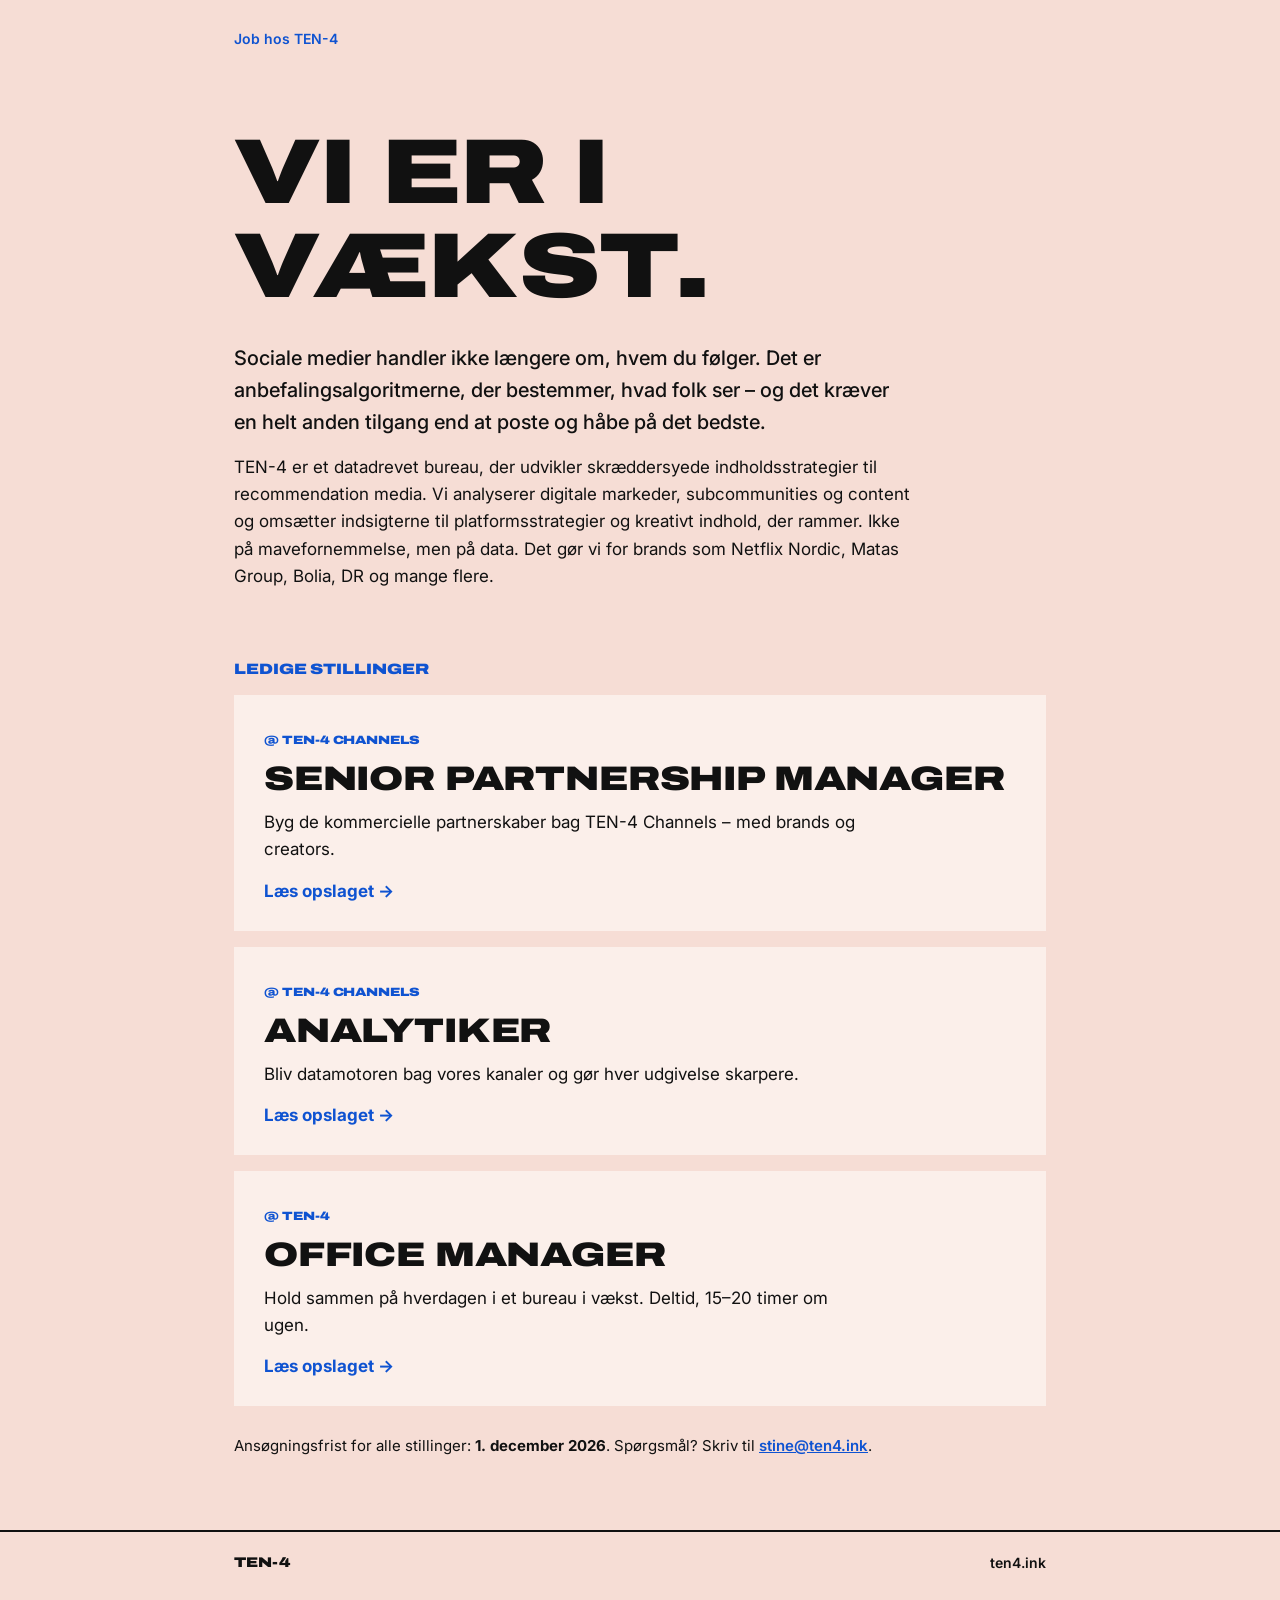
<file: index.html>
<!doctype html>
<html lang="da">
<head>
<meta charset="utf-8">
<meta name="viewport" content="width=device-width, initial-scale=1">
<title>Job hos TEN-4</title>
<meta name="description" content="TEN-4 er i vækst. Se vores ledige stillinger.">
<meta property="og:title" content="Job hos TEN-4">
<meta property="og:description" content="TEN-4 er i vækst. Se vores ledige stillinger.">
<meta property="og:type" content="website">
<link rel="icon" href="assets/favicon.ico" sizes="any">
<link rel="icon" type="image/png" href="assets/favicon-64.png">
<link rel="apple-touch-icon" href="assets/apple-touch-icon.png">
<link rel="preconnect" href="https://fonts.googleapis.com">
<link rel="preconnect" href="https://fonts.gstatic.com" crossorigin>
<link href="https://fonts.googleapis.com/css2?family=Archivo:wdth,wght@125,800;125,900&family=Inter:wght@400;500;600;700&display=swap" rel="stylesheet">
<link rel="stylesheet" href="assets/style.css">
</head>
<body>
<header class="top"><div class="wrap">
  <span class="back">Job hos TEN-4</span>
</div></header>
<main class="wrap">
  <section class="hero">
    <h1 class="wide">Vi er i vækst.</h1>
    <p class="lead">Sociale medier handler ikke længere om, hvem du følger. Det er anbefalingsalgoritmerne, der bestemmer, hvad folk ser – og det kræver en helt anden tilgang end at poste og håbe på det bedste.</p>
    <p>TEN-4 er et datadrevet bureau, der udvikler skræddersyede indholdsstrategier til recommendation media. Vi analyserer digitale markeder, subcommunities og content og omsætter indsigterne til platformsstrategier og kreativt indhold, der rammer. Ikke på mavefornemmelse, men på data. Det gør vi for brands som Netflix Nordic, Matas Group, Bolia, DR og mange flere.</p>
  </section>
  <h2 class="wide">Ledige stillinger</h2>
  <div class="cards">
    <a class="card" href="senior-partnership-manager/">
      <span class="tag wide">@ TEN-4 CHANNELS</span>
      <h3 class="wide">SENIOR PARTNERSHIP MANAGER</h3>
      <p>Byg de kommercielle partnerskaber bag TEN-4 Channels – med brands og creators.</p>
      <span class="more">Læs opslaget →</span>
    </a>
<a class="card" href="analytiker/">
      <span class="tag wide">@ TEN-4 CHANNELS</span>
      <h3 class="wide">ANALYTIKER</h3>
      <p>Bliv datamotoren bag vores kanaler og gør hver udgivelse skarpere.</p>
      <span class="more">Læs opslaget →</span>
    </a>
<a class="card" href="office-manager/">
      <span class="tag wide">@ TEN-4</span>
      <h3 class="wide">OFFICE MANAGER</h3>
      <p>Hold sammen på hverdagen i et bureau i vækst. Deltid, 15–20 timer om ugen.</p>
      <span class="more">Læs opslaget →</span>
    </a>
  </div>
  <p class="note">Ansøgningsfrist for alle stillinger: <b>1. december 2026</b>. Spørgsmål? Skriv til <a href="mailto:stine@ten4.ink">stine@ten4.ink</a>.</p>
</main>
<footer class="foot"><div class="wrap">
  <span class="wide">TEN-4</span>
  <a href="https://ten4.ink">ten4.ink</a>
</div></footer>
</body>
</html>
</file>
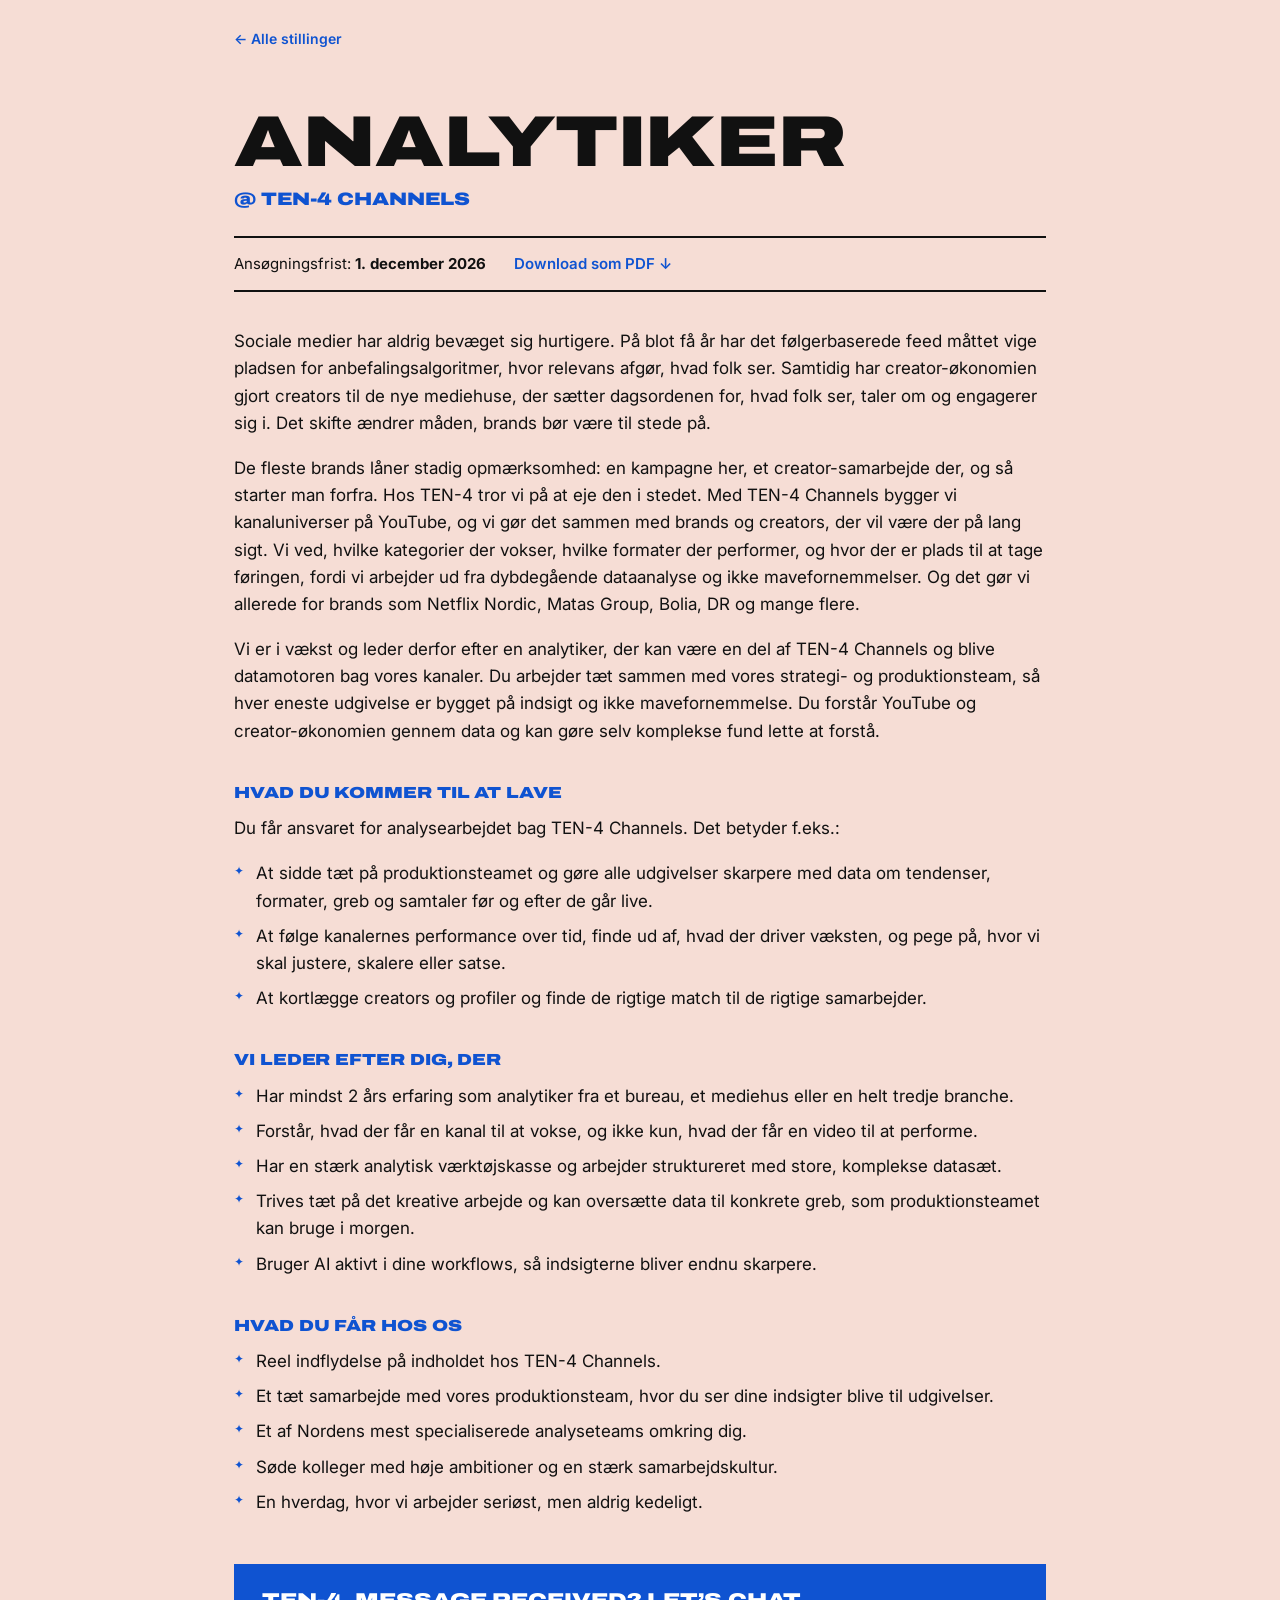
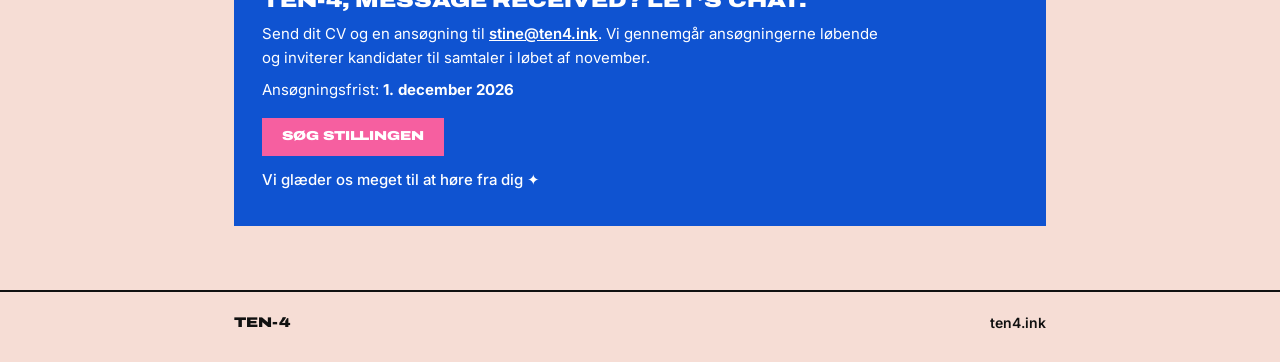
<file: analytiker/index.html>
<!doctype html>
<html lang="da">
<head>
<meta charset="utf-8">
<meta name="viewport" content="width=device-width, initial-scale=1">
<title>Analytiker – TEN-4</title>
<meta name="description" content="Bliv datamotoren bag vores kanaler og gør hver udgivelse skarpere.">
<meta property="og:title" content="Analytiker – TEN-4">
<meta property="og:description" content="Bliv datamotoren bag vores kanaler og gør hver udgivelse skarpere.">
<meta property="og:type" content="website">
<link rel="icon" href="../assets/favicon.ico" sizes="any">
<link rel="icon" type="image/png" href="../assets/favicon-64.png">
<link rel="apple-touch-icon" href="../assets/apple-touch-icon.png">
<link rel="preconnect" href="https://fonts.googleapis.com">
<link rel="preconnect" href="https://fonts.gstatic.com" crossorigin>
<link href="https://fonts.googleapis.com/css2?family=Archivo:wdth,wght@125,800;125,900&family=Inter:wght@400;500;600;700&display=swap" rel="stylesheet">
<link rel="stylesheet" href="../assets/style.css">
</head>
<body>
<header class="top"><div class="wrap">
  <a class="back" href="../">← Alle stillinger</a>
</div></header>
<main class="wrap job">
  <h1 class="wide">ANALYTIKER</h1>
  <p class="kicker wide">@ TEN-4 CHANNELS</p>
  <div class="meta"><span>Ansøgningsfrist: <b>1. december 2026</b></span><a href="../assets/pdf/TEN-4_Analytiker.pdf" download>Download som PDF ↓</a></div>
  <article class="content">
<p>Sociale medier har aldrig bevæget sig hurtigere. På blot få år har det følgerbaserede feed måttet vige pladsen for anbefalingsalgoritmer, hvor relevans afgør, hvad folk ser. Samtidig har creator-økonomien gjort creators til de nye mediehuse, der sætter dagsordenen for, hvad folk ser, taler om og engagerer sig i. Det skifte ændrer måden, brands bør være til stede på.</p>
<p>De fleste brands låner stadig opmærksomhed: en kampagne her, et creator-samarbejde der, og så starter man forfra. Hos TEN-4 tror vi på at eje den i stedet. Med TEN-4 Channels bygger vi kanaluniverser på YouTube, og vi gør det sammen med brands og creators, der vil være der på lang sigt. Vi ved, hvilke kategorier der vokser, hvilke formater der performer, og hvor der er plads til at tage føringen, fordi vi arbejder ud fra dybdegående dataanalyse og ikke mavefornemmelser. Og det gør vi allerede for brands som Netflix Nordic, Matas Group, Bolia, DR og mange flere.</p>
<p>Vi er i vækst og leder derfor efter en analytiker, der kan være en del af TEN-4 Channels og blive datamotoren bag vores kanaler. Du arbejder tæt sammen med vores strategi- og produktionsteam, så hver eneste udgivelse er bygget på indsigt og ikke mavefornemmelse. Du forstår YouTube og creator-økonomien gennem data og kan gøre selv komplekse fund lette at forstå.</p>
<h2 class="wide">HVAD DU KOMMER TIL AT LAVE</h2>
<p>Du får ansvaret for analysearbejdet bag TEN-4 Channels. Det betyder f.eks.:</p>
<ul><li>At sidde tæt på produktionsteamet og gøre alle udgivelser skarpere med data om tendenser, formater, greb og samtaler før og efter de går live.</li><li>At følge kanalernes performance over tid, finde ud af, hvad der driver væksten, og pege på, hvor vi skal justere, skalere eller satse.</li><li>At kortlægge creators og profiler og finde de rigtige match til de rigtige samarbejder.</li></ul>
<h2 class="wide">VI LEDER EFTER DIG, DER</h2>
<ul><li>Har mindst 2 års erfaring som analytiker fra et bureau, et mediehus eller en helt tredje branche.</li><li>Forstår, hvad der får en kanal til at vokse, og ikke kun, hvad der får en video til at performe.</li><li>Har en stærk analytisk værktøjskasse og arbejder struktureret med store, komplekse datasæt.</li><li>Trives tæt på det kreative arbejde og kan oversætte data til konkrete greb, som produktionsteamet kan bruge i morgen.</li><li>Bruger AI aktivt i dine workflows, så indsigterne bliver endnu skarpere.</li></ul>
<h2 class="wide">HVAD DU FÅR HOS OS</h2>
<ul><li>Reel indflydelse på indholdet hos TEN-4 Channels.</li><li>Et tæt samarbejde med vores produktionsteam, hvor du ser dine indsigter blive til udgivelser.</li><li>Et af Nordens mest specialiserede analyseteams omkring dig.</li><li>Søde kolleger med høje ambitioner og en stærk samarbejdskultur.</li><li>En hverdag, hvor vi arbejder seriøst, men aldrig kedeligt.</li></ul>
  </article>
  <section class="cta">
    <h2 class="wide">TEN-4, message received? Let’s chat.</h2>
    <p>Send dit CV og en ansøgning til <a href="mailto:stine@ten4.ink">stine@ten4.ink</a>. Vi gennemgår ansøgningerne løbende og inviterer kandidater til samtaler i løbet af november.</p>
    <p class="deadline">Ansøgningsfrist: <b>1. december 2026</b></p>
    <a class="btn wide" href="mailto:stine@ten4.ink?subject=Analytiker%20-%20ans%C3%B8gning">Søg stillingen</a>
    <p class="sign">Vi glæder os meget til at høre fra dig ✦</p>
  </section>
</main>
<footer class="foot"><div class="wrap">
  <span class="wide">TEN-4</span>
  <a href="https://ten4.ink">ten4.ink</a>
</div></footer>
</body>
</html>
</file>
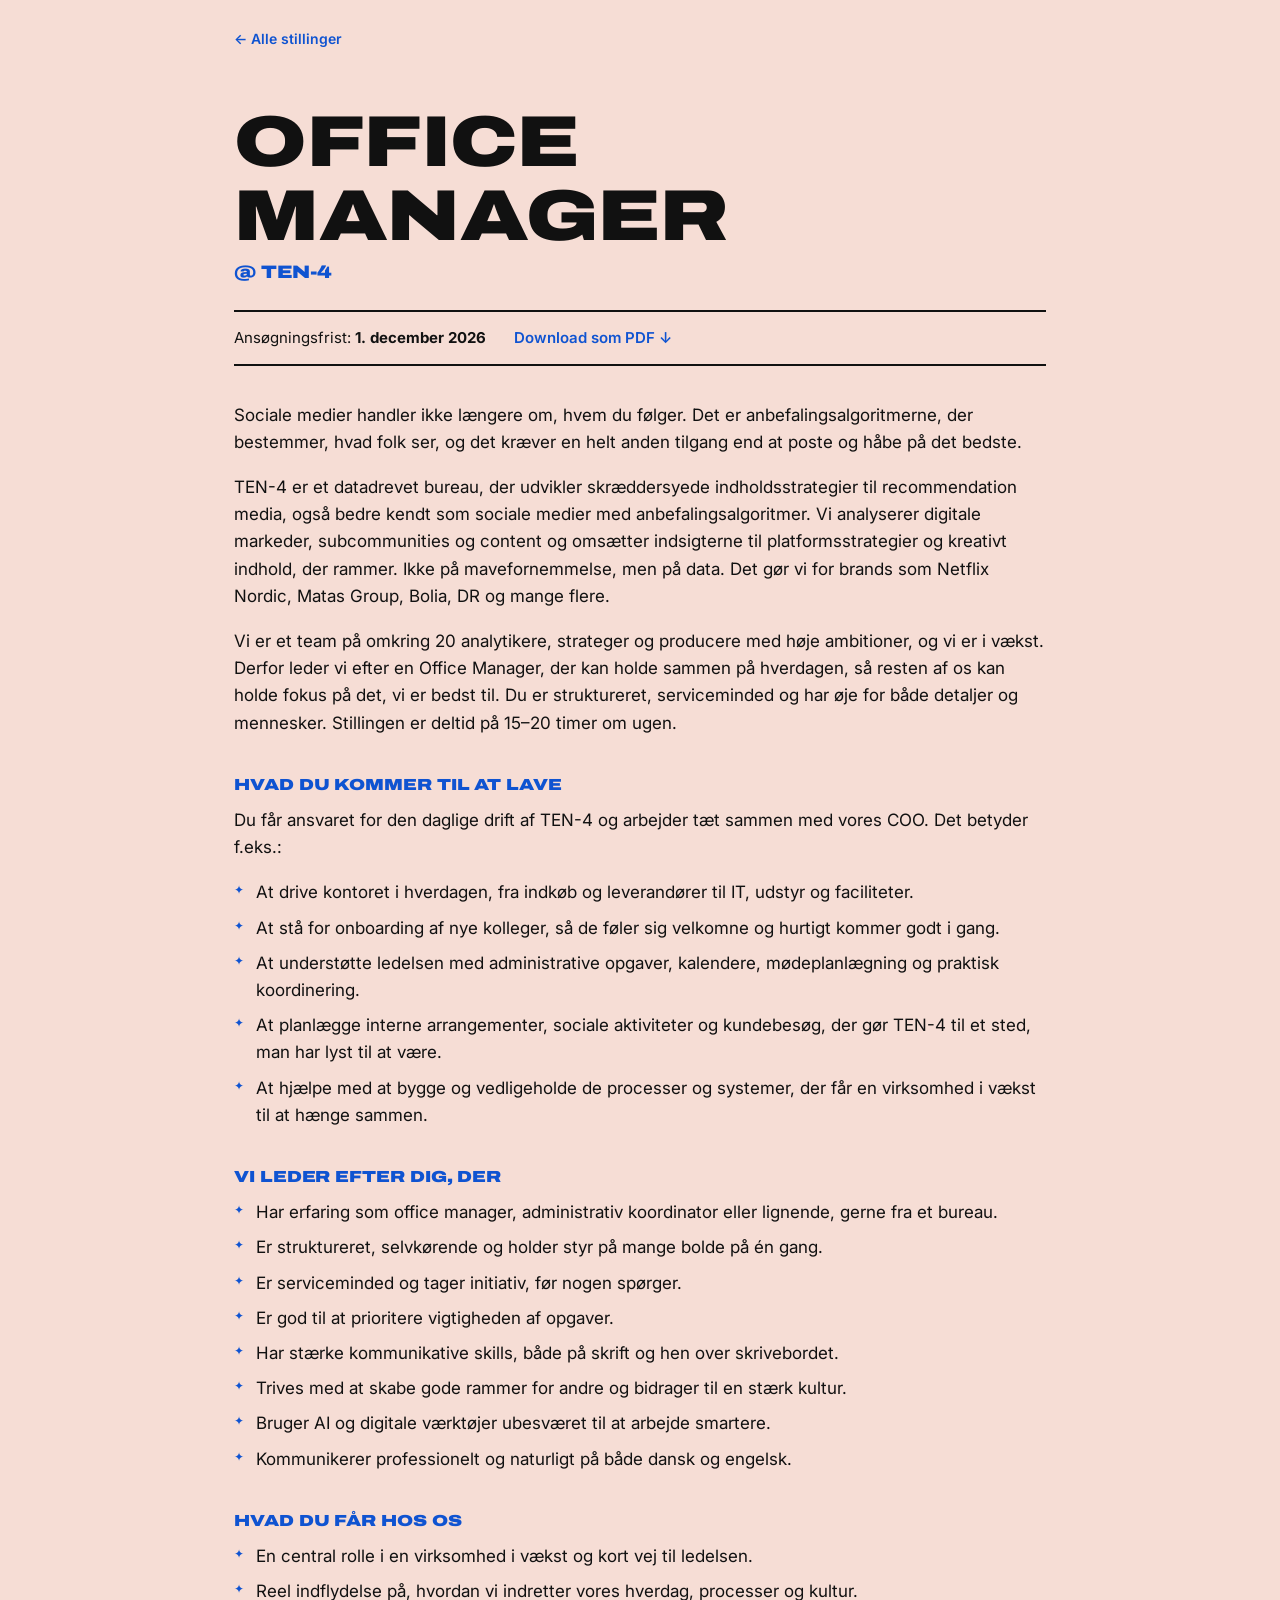
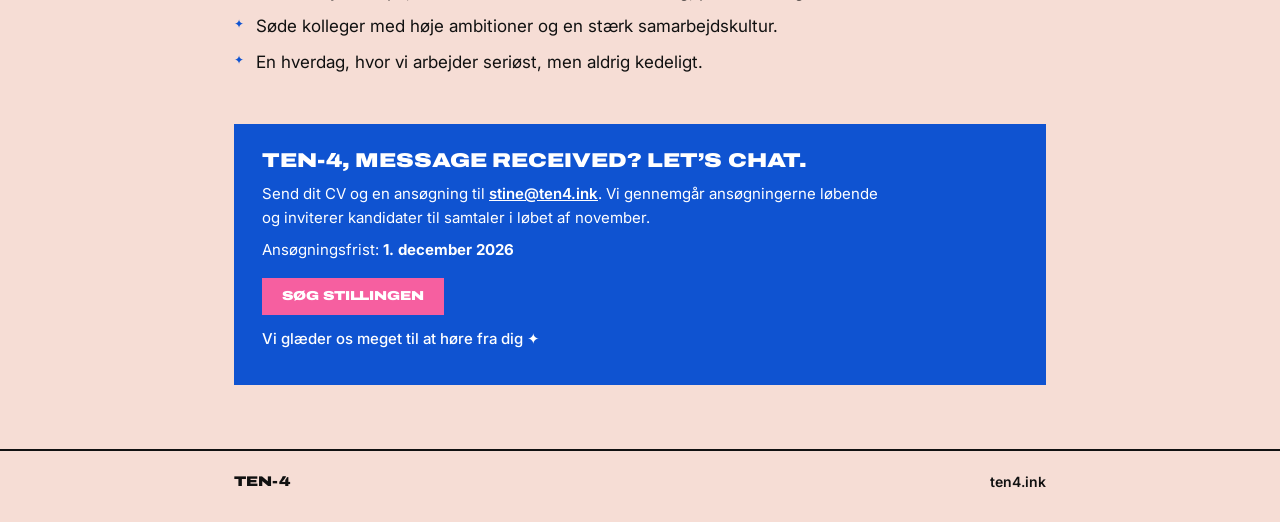
<file: office-manager/index.html>
<!doctype html>
<html lang="da">
<head>
<meta charset="utf-8">
<meta name="viewport" content="width=device-width, initial-scale=1">
<title>Office Manager – TEN-4</title>
<meta name="description" content="Hold sammen på hverdagen i et bureau i vækst. Deltid, 15–20 timer om ugen.">
<meta property="og:title" content="Office Manager – TEN-4">
<meta property="og:description" content="Hold sammen på hverdagen i et bureau i vækst. Deltid, 15–20 timer om ugen.">
<meta property="og:type" content="website">
<link rel="icon" href="../assets/favicon.ico" sizes="any">
<link rel="icon" type="image/png" href="../assets/favicon-64.png">
<link rel="apple-touch-icon" href="../assets/apple-touch-icon.png">
<link rel="preconnect" href="https://fonts.googleapis.com">
<link rel="preconnect" href="https://fonts.gstatic.com" crossorigin>
<link href="https://fonts.googleapis.com/css2?family=Archivo:wdth,wght@125,800;125,900&family=Inter:wght@400;500;600;700&display=swap" rel="stylesheet">
<link rel="stylesheet" href="../assets/style.css">
</head>
<body>
<header class="top"><div class="wrap">
  <a class="back" href="../">← Alle stillinger</a>
</div></header>
<main class="wrap job">
  <h1 class="wide">OFFICE MANAGER</h1>
  <p class="kicker wide">@ TEN-4</p>
  <div class="meta"><span>Ansøgningsfrist: <b>1. december 2026</b></span><a href="../assets/pdf/TEN-4_Office_Manager.pdf" download>Download som PDF ↓</a></div>
  <article class="content">
<p>Sociale medier handler ikke længere om, hvem du følger. Det er anbefalingsalgoritmerne, der bestemmer, hvad folk ser, og det kræver en helt anden tilgang end at poste og håbe på det bedste.</p>
<p>TEN-4 er et datadrevet bureau, der udvikler skræddersyede indholdsstrategier til recommendation media, også bedre kendt som sociale medier med anbefalingsalgoritmer. Vi analyserer digitale markeder, subcommunities og content og omsætter indsigterne til platformsstrategier og kreativt indhold, der rammer. Ikke på mavefornemmelse, men på data. Det gør vi for brands som Netflix Nordic, Matas Group, Bolia, DR og mange flere.</p>
<p>Vi er et team på omkring 20 analytikere, strateger og producere med høje ambitioner, og vi er i vækst. Derfor leder vi efter en Office Manager, der kan holde sammen på hverdagen, så resten af os kan holde fokus på det, vi er bedst til. Du er struktureret, serviceminded og har øje for både detaljer og mennesker. Stillingen er deltid på 15–20 timer om ugen.</p>
<h2 class="wide">HVAD DU KOMMER TIL AT LAVE</h2>
<p>Du får ansvaret for den daglige drift af TEN-4 og arbejder tæt sammen med vores COO. Det betyder f.eks.:</p>
<ul><li>At drive kontoret i hverdagen, fra indkøb og leverandører til IT, udstyr og faciliteter.</li><li>At stå for onboarding af nye kolleger, så de føler sig velkomne og hurtigt kommer godt i gang.</li><li>At understøtte ledelsen med administrative opgaver, kalendere, mødeplanlægning og praktisk koordinering.</li><li>At planlægge interne arrangementer, sociale aktiviteter og kundebesøg, der gør TEN-4 til et sted, man har lyst til at være.</li><li>At hjælpe med at bygge og vedligeholde de processer og systemer, der får en virksomhed i vækst til at hænge sammen.</li></ul>
<h2 class="wide">VI LEDER EFTER DIG, DER</h2>
<ul><li>Har erfaring som office manager, administrativ koordinator eller lignende, gerne fra et bureau.</li><li>Er struktureret, selvkørende og holder styr på mange bolde på én gang.</li><li>Er serviceminded og tager initiativ, før nogen spørger.</li><li>Er god til at prioritere vigtigheden af opgaver.</li><li>Har stærke kommunikative skills, både på skrift og hen over skrivebordet.</li><li>Trives med at skabe gode rammer for andre og bidrager til en stærk kultur.</li><li>Bruger AI og digitale værktøjer ubesværet til at arbejde smartere.</li><li>Kommunikerer professionelt og naturligt på både dansk og engelsk.</li></ul>
<h2 class="wide">HVAD DU FÅR HOS OS</h2>
<ul><li>En central rolle i en virksomhed i vækst og kort vej til ledelsen.</li><li>Reel indflydelse på, hvordan vi indretter vores hverdag, processer og kultur.</li><li>Søde kolleger med høje ambitioner og en stærk samarbejdskultur.</li><li>En hverdag, hvor vi arbejder seriøst, men aldrig kedeligt.</li></ul>
  </article>
  <section class="cta">
    <h2 class="wide">TEN-4, message received? Let’s chat.</h2>
    <p>Send dit CV og en ansøgning til <a href="mailto:stine@ten4.ink">stine@ten4.ink</a>. Vi gennemgår ansøgningerne løbende og inviterer kandidater til samtaler i løbet af november.</p>
    <p class="deadline">Ansøgningsfrist: <b>1. december 2026</b></p>
    <a class="btn wide" href="mailto:stine@ten4.ink?subject=Office%20Manager%20-%20ans%C3%B8gning">Søg stillingen</a>
    <p class="sign">Vi glæder os meget til at høre fra dig ✦</p>
  </section>
</main>
<footer class="foot"><div class="wrap">
  <span class="wide">TEN-4</span>
  <a href="https://ten4.ink">ten4.ink</a>
</div></footer>
</body>
</html>
</file>
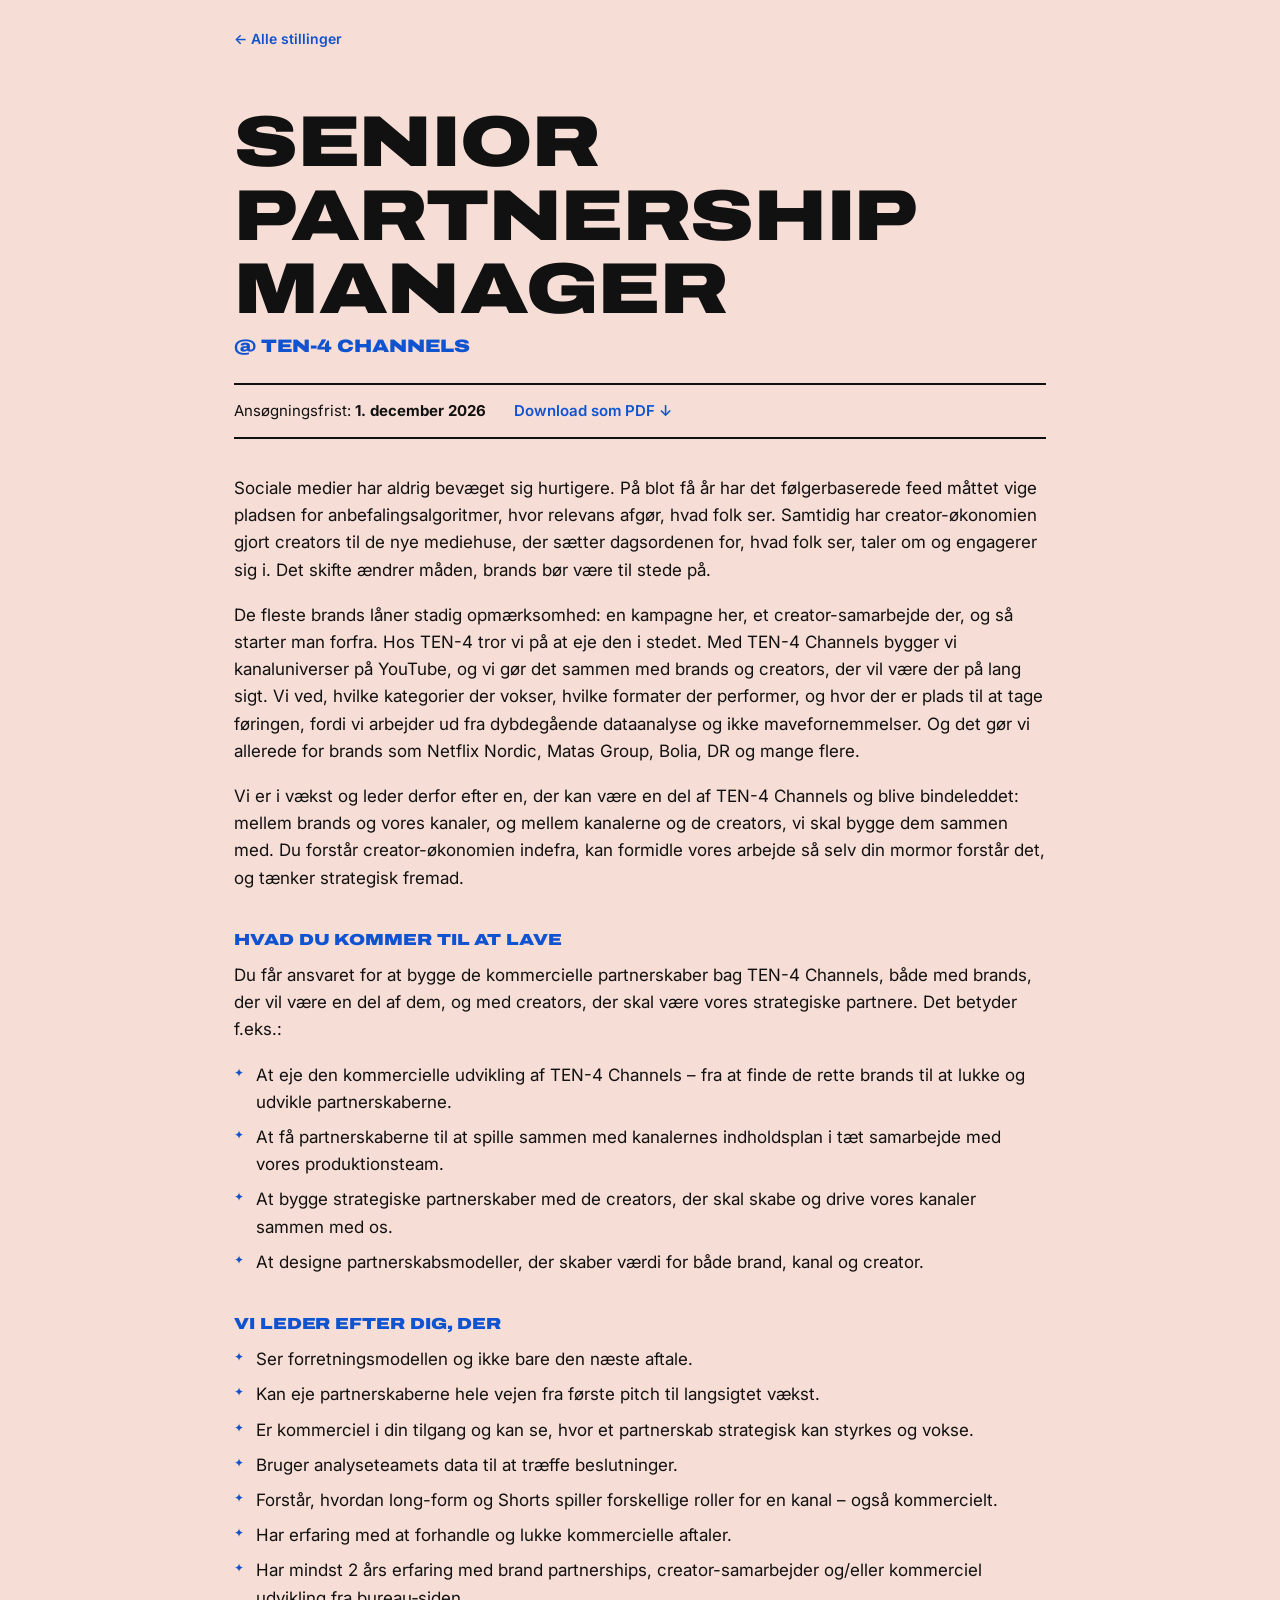
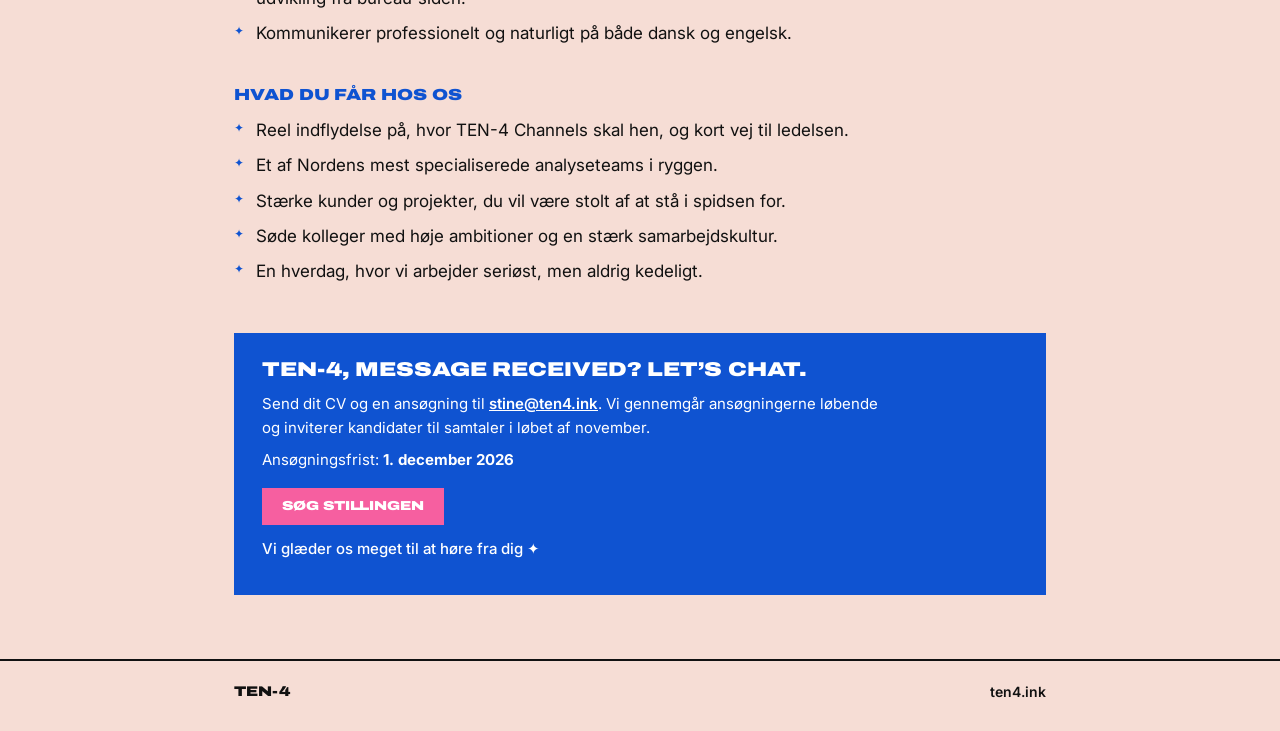
<file: senior-partnership-manager/index.html>
<!doctype html>
<html lang="da">
<head>
<meta charset="utf-8">
<meta name="viewport" content="width=device-width, initial-scale=1">
<title>Senior Partnership Manager – TEN-4</title>
<meta name="description" content="Byg de kommercielle partnerskaber bag TEN-4 Channels – med brands og creators.">
<meta property="og:title" content="Senior Partnership Manager – TEN-4">
<meta property="og:description" content="Byg de kommercielle partnerskaber bag TEN-4 Channels – med brands og creators.">
<meta property="og:type" content="website">
<link rel="icon" href="../assets/favicon.ico" sizes="any">
<link rel="icon" type="image/png" href="../assets/favicon-64.png">
<link rel="apple-touch-icon" href="../assets/apple-touch-icon.png">
<link rel="preconnect" href="https://fonts.googleapis.com">
<link rel="preconnect" href="https://fonts.gstatic.com" crossorigin>
<link href="https://fonts.googleapis.com/css2?family=Archivo:wdth,wght@125,800;125,900&family=Inter:wght@400;500;600;700&display=swap" rel="stylesheet">
<link rel="stylesheet" href="../assets/style.css">
</head>
<body>
<header class="top"><div class="wrap">
  <a class="back" href="../">← Alle stillinger</a>
</div></header>
<main class="wrap job">
  <h1 class="wide">SENIOR PARTNERSHIP MANAGER</h1>
  <p class="kicker wide">@ TEN-4 CHANNELS</p>
  <div class="meta"><span>Ansøgningsfrist: <b>1. december 2026</b></span><a href="../assets/pdf/TEN-4_Senior_Partnership_Manager.pdf" download>Download som PDF ↓</a></div>
  <article class="content">
<p>Sociale medier har aldrig bevæget sig hurtigere. På blot få år har det følgerbaserede feed måttet vige pladsen for anbefalingsalgoritmer, hvor relevans afgør, hvad folk ser. Samtidig har creator-økonomien gjort creators til de nye mediehuse, der sætter dagsordenen for, hvad folk ser, taler om og engagerer sig i. Det skifte ændrer måden, brands bør være til stede på.</p>
<p>De fleste brands låner stadig opmærksomhed: en kampagne her, et creator-samarbejde der, og så starter man forfra. Hos TEN-4 tror vi på at eje den i stedet. Med TEN-4 Channels bygger vi kanaluniverser på YouTube, og vi gør det sammen med brands og creators, der vil være der på lang sigt. Vi ved, hvilke kategorier der vokser, hvilke formater der performer, og hvor der er plads til at tage føringen, fordi vi arbejder ud fra dybdegående dataanalyse og ikke mavefornemmelser. Og det gør vi allerede for brands som Netflix Nordic, Matas Group, Bolia, DR og mange flere.</p>
<p>Vi er i vækst og leder derfor efter en, der kan være en del af TEN-4 Channels og blive bindeleddet: mellem brands og vores kanaler, og mellem kanalerne og de creators, vi skal bygge dem sammen med. Du forstår creator-økonomien indefra, kan formidle vores arbejde så selv din mormor forstår det, og tænker strategisk fremad.</p>
<h2 class="wide">HVAD DU KOMMER TIL AT LAVE</h2>
<p>Du får ansvaret for at bygge de kommercielle partnerskaber bag TEN-4 Channels, både med brands, der vil være en del af dem, og med creators, der skal være vores strategiske partnere. Det betyder f.eks.:</p>
<ul><li>At eje den kommercielle udvikling af TEN-4 Channels – fra at finde de rette brands til at lukke og udvikle partnerskaberne.</li><li>At få partnerskaberne til at spille sammen med kanalernes indholdsplan i tæt samarbejde med vores produktionsteam.</li><li>At bygge strategiske partnerskaber med de creators, der skal skabe og drive vores kanaler sammen med os.</li><li>At designe partnerskabsmodeller, der skaber værdi for både brand, kanal og creator.</li></ul>
<h2 class="wide">VI LEDER EFTER DIG, DER</h2>
<ul><li>Ser forretningsmodellen og ikke bare den næste aftale.</li><li>Kan eje partnerskaberne hele vejen fra første pitch til langsigtet vækst.</li><li>Er kommerciel i din tilgang og kan se, hvor et partnerskab strategisk kan styrkes og vokse.</li><li>Bruger analyseteamets data til at træffe beslutninger.</li><li>Forstår, hvordan long-form og Shorts spiller forskellige roller for en kanal – også kommercielt.</li><li>Har erfaring med at forhandle og lukke kommercielle aftaler.</li><li>Har mindst 2 års erfaring med brand partnerships, creator-samarbejder og/eller kommerciel udvikling fra bureau‑siden.</li><li>Kommunikerer professionelt og naturligt på både dansk og engelsk.</li></ul>
<h2 class="wide">HVAD DU FÅR HOS OS</h2>
<ul><li>Reel indflydelse på, hvor TEN-4 Channels skal hen, og kort vej til ledelsen.</li><li>Et af Nordens mest specialiserede analyseteams i ryggen.</li><li>Stærke kunder og projekter, du vil være stolt af at stå i spidsen for.</li><li>Søde kolleger med høje ambitioner og en stærk samarbejdskultur.</li><li>En hverdag, hvor vi arbejder seriøst, men aldrig kedeligt.</li></ul>
  </article>
  <section class="cta">
    <h2 class="wide">TEN-4, message received? Let’s chat.</h2>
    <p>Send dit CV og en ansøgning til <a href="mailto:stine@ten4.ink">stine@ten4.ink</a>. Vi gennemgår ansøgningerne løbende og inviterer kandidater til samtaler i løbet af november.</p>
    <p class="deadline">Ansøgningsfrist: <b>1. december 2026</b></p>
    <a class="btn wide" href="mailto:stine@ten4.ink?subject=Senior%20Partnership%20Manager%20-%20ans%C3%B8gning">Søg stillingen</a>
    <p class="sign">Vi glæder os meget til at høre fra dig ✦</p>
  </section>
</main>
<footer class="foot"><div class="wrap">
  <span class="wide">TEN-4</span>
  <a href="https://ten4.ink">ten4.ink</a>
</div></footer>
</body>
</html>
</file>
<file: assets/style.css>
:root{
  --bg:#F6DDD5;
  --blue:#0F53D1;
  --pink:#F65FA0;
  --ink:#111;
  --card:#FBEFEA;
}
*{box-sizing:border-box;margin:0;padding:0}
html{-webkit-text-size-adjust:100%}
body{background:var(--bg);color:var(--ink);font-family:Inter,Arial,sans-serif;font-size:17px;line-height:1.6}
a{color:inherit}
.wrap{max-width:860px;margin:0 auto;padding:0 24px}
.wide{font-family:"Archivo","Arial Black",Arial,sans-serif;font-stretch:125%;font-weight:900;text-transform:uppercase;letter-spacing:-.005em;line-height:1.02}

/* header */
.top .wrap{display:flex;justify-content:space-between;align-items:center;padding-top:28px;padding-bottom:28px}
.logo img{height:34px;display:block}
.back{font-size:14px;font-weight:600;text-decoration:none;color:var(--blue)}
a.back:hover{text-decoration:underline}

/* index */
.hero{padding:48px 0 56px}
.hero h1{font-size:clamp(44px,9vw,92px);margin-bottom:28px}
.hero p{max-width:680px;margin-bottom:16px}
.hero .lead{font-size:20px;font-weight:500}
main>h2.wide{font-size:15px;color:var(--blue);margin-bottom:18px}
.cards{display:grid;gap:16px}
.card{display:block;text-decoration:none;background:var(--card);border:2px solid transparent;padding:28px 28px 24px;transition:border-color .15s,transform .15s}
.card:hover{border-color:var(--blue);transform:translateY(-2px)}
.card .tag{font-size:12px;color:var(--blue)}
.card h3{font-size:clamp(24px,4vw,34px);margin:10px 0 12px}
.card p{max-width:600px}
.card .more{display:inline-block;margin-top:14px;font-weight:700;color:var(--blue)}
.note{margin:28px 0 72px;font-size:15px}

/* job page */
.job h1{font-size:clamp(38px,7.5vw,72px);margin-top:28px}
.kicker{color:var(--blue);font-size:clamp(14px,2vw,18px);margin-top:10px}
.meta{display:flex;flex-wrap:wrap;gap:12px 28px;margin:28px 0 36px;padding:14px 0;border-top:2px solid var(--ink);border-bottom:2px solid var(--ink);font-size:15px}
.meta a{color:var(--blue);font-weight:600;text-decoration:none}
.meta a:hover{text-decoration:underline}
.content p{margin-bottom:18px}
.content h2{font-size:16px;color:var(--blue);margin:40px 0 14px}
.content ul{list-style:none;margin-bottom:18px}
.content li{position:relative;padding-left:22px;margin-bottom:8px}
.content li::before{content:"✦";position:absolute;left:0;top:1px;font-size:12px;color:var(--blue)}
.content a,.cta a:not(.btn),.note a{color:var(--blue);font-weight:600}

.cta{background:var(--blue);color:#fff;padding:26px 28px;margin:48px 0 64px;font-size:15px}
.cta h2{font-size:clamp(16px,2.2vw,20px);margin-bottom:12px}
.cta p{margin-bottom:8px;max-width:620px}
.cta a:not(.btn){color:#fff}
.btn{display:inline-block;background:var(--pink);color:#fff;text-decoration:none;font-size:13px;padding:12px 20px;margin:8px 0 12px;transition:background .15s}
.btn:hover{background:var(--ink)}
.sign{font-weight:500}

/* footer */
.foot{border-top:2px solid var(--ink)}
.foot .wrap{display:flex;justify-content:space-between;align-items:center;padding-top:20px;padding-bottom:28px;font-size:14px}
.foot .wide{font-size:14px}
.foot a{text-decoration:none;font-weight:600}

@media (max-width:600px){
  body{font-size:16px}
  .card{padding:22px 20px}
  .cta{padding:22px 20px}
}
</file>
